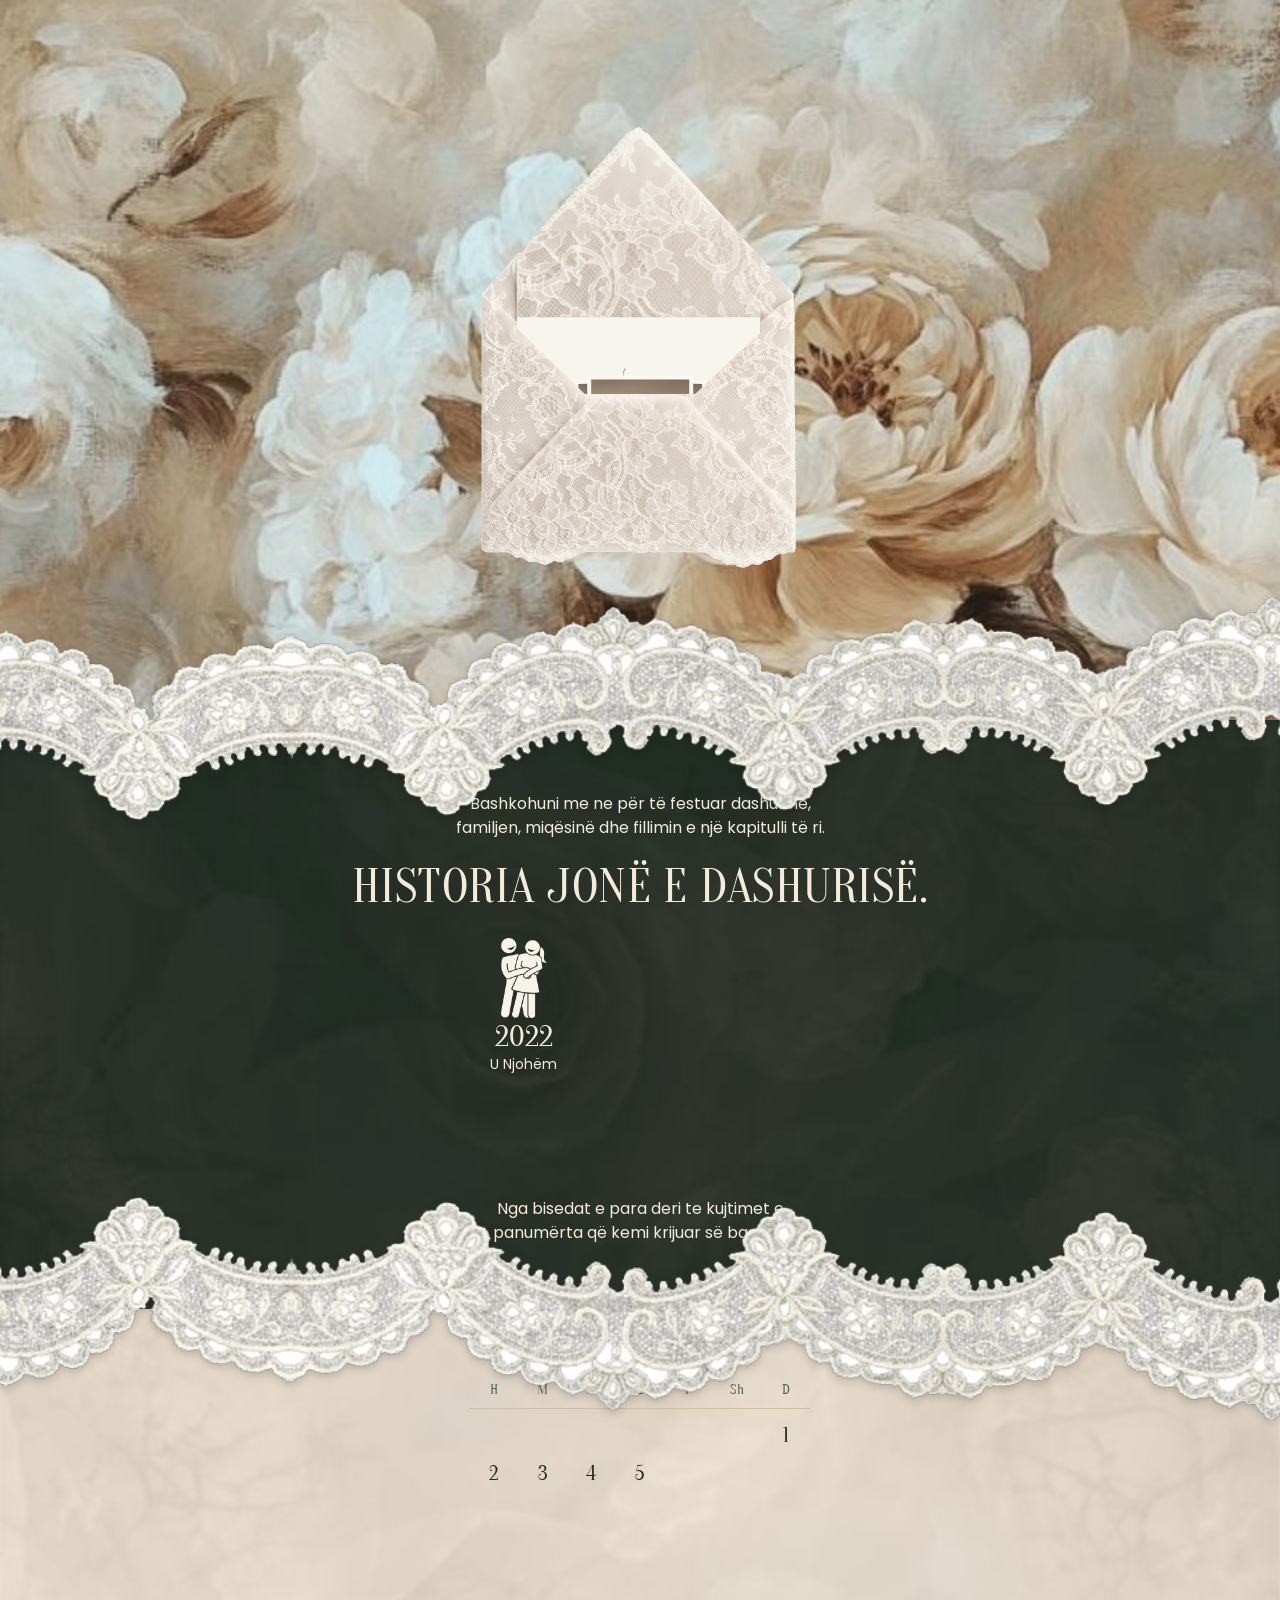
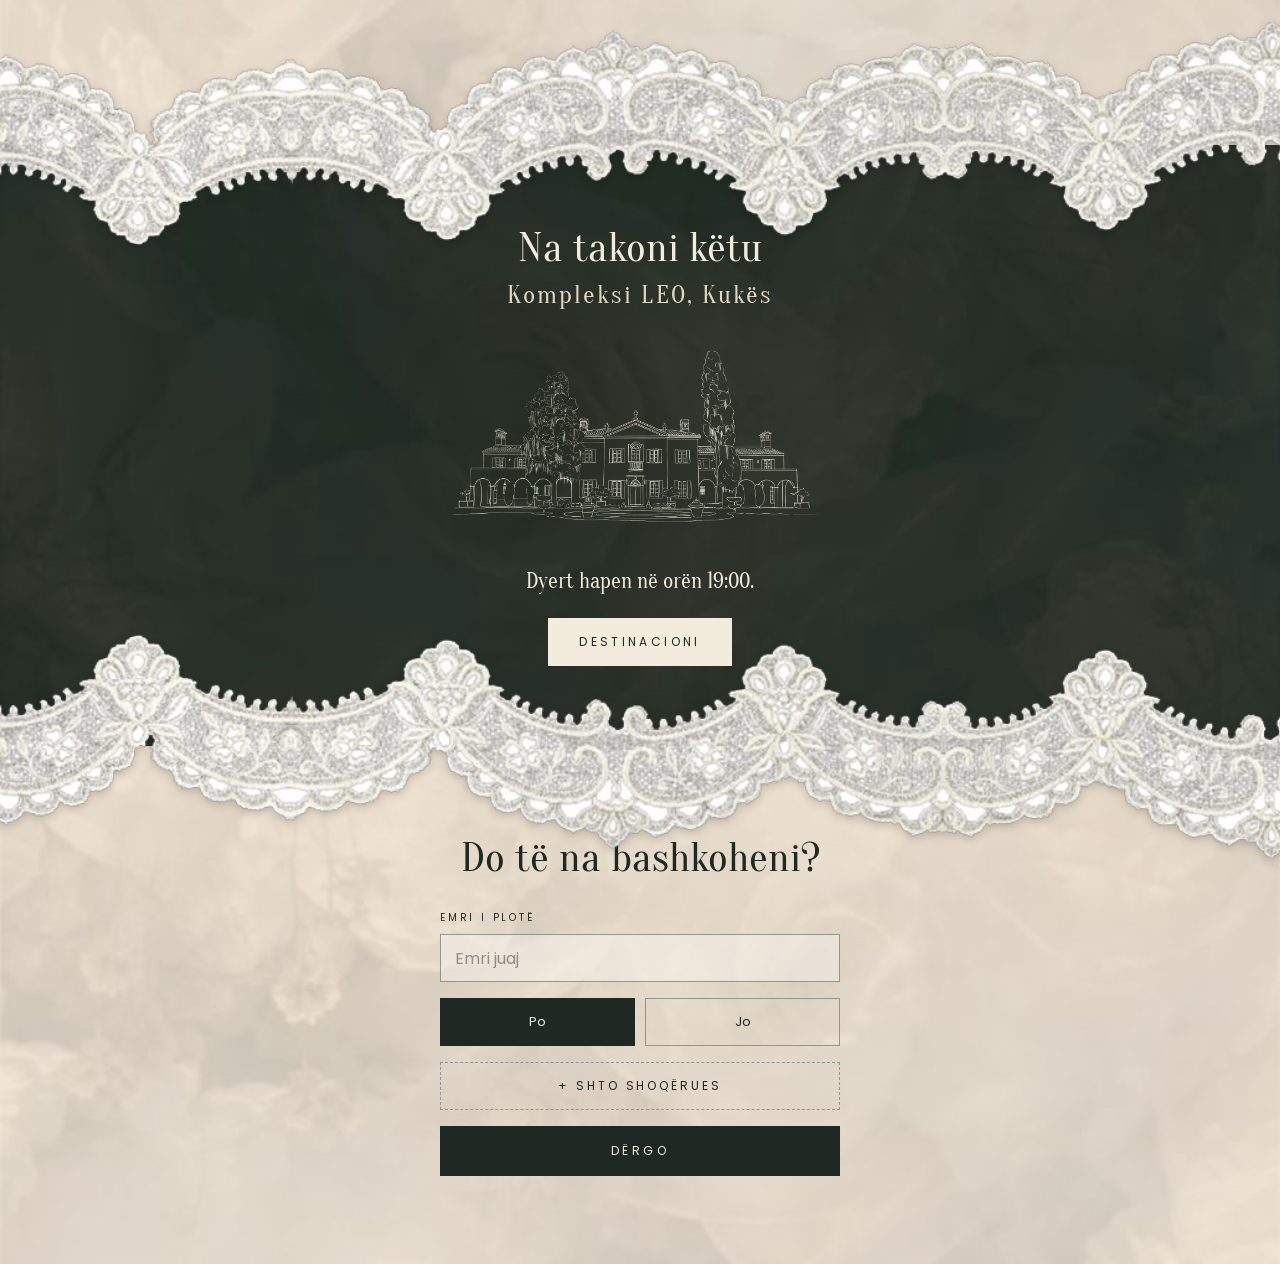
<file: index.html>
<!DOCTYPE html>
<html lang="sq">
<head>
<meta charset="utf-8">
<meta name="viewport" content="width=device-width, initial-scale=1, viewport-fit=cover">
<title>Ylldëza &amp; Klei · 14 nëntor 2026</title>
<meta name="description" content="Bashkohuni me ne për të festuar dashurinë, familjen, miqësinë dhe fillimin e një kapitulli të ri. 14 nëntor 2026, Kompleksi LEO, Kukës.">
<meta name="theme-color" content="#E9DFD0">
<meta property="og:title" content="Ylldëza &amp; Klei · 14 nëntor 2026">
<meta property="og:description" content="Bashkohuni me ne për të festuar dashurinë, familjen, miqësinë dhe fillimin e një kapitulli të ri.">
<meta property="og:type" content="website">
<meta property="og:locale" content="sq_AL">
<link rel="icon" href="data:image/svg+xml,%3Csvg xmlns='http://www.w3.org/2000/svg' viewBox='0 0 100 92'%3E%3Cpath d='M50 86 C24 68 4 52 5 31 C6 14 22 5 36 9 C44 12 48 19 50 25 C52 19 56 12 64 9 C78 5 94 14 95 31 C96 52 76 68 50 86 Z' fill='%231d2922'/%3E%3C/svg%3E">

<link rel="preconnect" href="https://fonts.googleapis.com">
<link rel="preconnect" href="https://fonts.gstatic.com" crossorigin>
<link href="https://fonts.googleapis.com/css2?family=Poppins:ital,wght@0,300;0,400;0,500;1,300;1,400&family=Great+Vibes&family=Oranienbaum&display=swap" rel="stylesheet">

<link rel="preload" as="image" href="assets/hero-bg.jpg">
<link rel="preload" as="image" href="assets/env-back.png">
<link rel="preload" as="image" href="assets/env-flap.png">
<link rel="preload" as="image" href="assets/envelope-lace.png">

<link rel="stylesheet" href="styles.css">
</head>
<body>
<main>

  <!-- 01 Zarfi -->
  <section class="hero" aria-label="Ftesa">
    <div class="envelope" data-envelope role="button" tabindex="0" aria-label="Hap zarfin">
      <img class="env-back" src="assets/env-back.png" alt="">
      <img class="env-flap" src="assets/env-flap.png" alt="">
      <div class="letter">
        <div class="letter-names"><span class="write">Ylldëza &amp; Klei</span></div>
        <img class="cheers" src="assets/cheers.png" alt="">
      </div>
      <div class="photo photo-0"><img src="assets/photo-10.jpg" alt=""></div>
      <div class="photo photo-2"><img src="assets/photo-12.jpg" alt=""></div>
      <div class="photo photo-1"><img src="assets/photo-11.jpg" alt=""></div>
      <img class="env-lace" src="assets/envelope-lace.png" alt="">
    </div>
  </section>

  <!-- 02 Historia jonë e dashurisë -->
  <section class="story">
    <img class="lace lace-top" src="assets/lace-trim.png" alt="">
    <p class="reveal story-text story-intro" data-reveal>Bashkohuni me ne për të festuar dashurinë, familjen, miqësinë dhe fillimin e një kapitulli të ri.</p>
    <h2 class="reveal story-title" data-reveal data-delay="150">HISTORIA JONË E DASHURISË.</h2>

    <!-- Connecting lines are built in script.js from the year positions -->
    <div class="timeline" data-timeline>
      <svg aria-hidden="true">
        <path class="tl-path" data-path/>
        <path class="tl-path" data-path/>
        <g class="tl-mover" data-mover>
          <path d="M0 5 C -8 -1, -9 -8, -4.5 -9 C -2 -9.6, 0 -7.2, 0 -5.8 C 0 -7.2, 2 -9.6, 4.5 -9 C 9 -8, 8 -1, 0 5 Z" fill="#D2483F"/>
        </g>
      </svg>
      <div class="tl-item" data-item style="left:19.44%;top:0%">
        <div class="tl-icon"><img src="assets/story-meet.png" alt="" loading="lazy"></div>
        <div class="tl-year" data-year>2022</div>
        <div class="tl-label">U Njohëm</div>
      </div>
      <div class="tl-item" data-item style="left:50%;top:36.67%">
        <div class="tl-icon"><img src="assets/story-engagement.png" alt="" loading="lazy"></div>
        <div class="tl-year" data-year>2024</div>
        <div class="tl-label">U Fejuam</div>
      </div>
      <div class="tl-item" data-item style="left:80.56%;top:16.67%">
        <div class="tl-icon"><img src="assets/story-marry.png" alt="" loading="lazy"></div>
        <div class="tl-year" data-year>2026</div>
        <div class="tl-label">Po Martohemi</div>
      </div>
    </div>

    <p class="reveal story-text story-outro" data-reveal>Nga bisedat e para deri te kujtimet e panumërta që kemi krijuar së bashku.</p>
    <img class="lace lace-bottom" src="assets/lace-trim.png" alt="">
  </section>

  <!-- 04 Ruajeni datën -->
  <section class="save" aria-label="Ruajeni datën">
    <div class="cal-wrap" data-reveal data-cal>
      <div class="cal-layer" data-cal-layer aria-hidden="true">
        <div class="cal-week" data-cal-week>
          <div>H</div><div>M</div><div>M</div><div>E</div><div>P</div><div>Sh</div><div>D</div>
        </div>
        <div class="cal-grid" data-cal-grid></div>
      </div>

      <div class="date-block">
        <div class="date-row">
          <div class="date-heart" data-date-heart>
            <svg viewBox="0 0 100 92" aria-hidden="true"><path d="M50 86 C24 68 4 52 5 31 C6 14 22 5 36 9 C44 12 48 19 50 25 C52 19 56 12 64 9 C78 5 94 14 95 31 C96 52 76 68 50 86 Z" fill="#1d2922" stroke="#1d2922" stroke-width="2.2" stroke-linejoin="round"/></svg>
            <span>14</span>
          </div>
          <div class="date-text" data-date-text>
            <div class="date-month">Nëntor,</div>
            <div class="date-year">2026</div>
          </div>
        </div>
        <div class="smoke" data-smoke aria-label="Festa fillon për"></div>
        <div class="countdown">
          <div class="unit" data-unit><div class="unit-num" data-cd="days">00</div><div class="unit-label">Ditë</div></div>
          <div class="unit-colon" data-colon aria-hidden="true">:</div>
          <div class="unit" data-unit><div class="unit-num" data-cd="hours">00</div><div class="unit-label">Orë</div></div>
          <div class="unit-colon" data-colon aria-hidden="true">:</div>
          <div class="unit" data-unit><div class="unit-num" data-cd="minutes">00</div><div class="unit-label">Minuta</div></div>
          <div class="unit-colon" data-colon aria-hidden="true">:</div>
          <div class="unit" data-unit><div class="unit-num" data-cd="seconds">00</div><div class="unit-label">Sekonda</div></div>
        </div>
      </div>
    </div>
  </section>

  <!-- 05 Vendndodhja -->
  <section class="location">
    <img class="lace lace-top" src="assets/lace-trim.png" alt="">
    <div class="reveal loc-title" data-reveal>Na takoni këtu</div>
    <h2 class="reveal loc-venue" data-reveal data-delay="150">Kompleksi LEO, Kukës</h2>
    <img class="reveal loc-img" data-reveal data-delay="300" src="assets/restaurant-panna.png" alt="Kompleksi LEO" width="742" height="364" loading="lazy">
    <p class="reveal loc-doors" data-reveal data-delay="400">Dyert hapen në orën 19:00.</p>
    <a class="reveal btn-directions" data-reveal data-delay="500" href="https://www.google.com/maps/dir/?api=1&amp;destination=42.068473,20.440354" target="_blank" rel="noopener">DESTINACIONI</a>
  </section>

  <!-- 06 Konfirmimi -->
  <section class="rsvp">
    <img class="lace lace-top-flip" src="assets/lace-trim.png" alt="">
    <div class="rsvp-inner">
      <h2 class="reveal" data-reveal data-rsvp-title>Do të na bashkoheni?</h2>
      <form class="rsvp-form" data-rsvp-form>
        <label class="field">EMRI I PLOTË
          <input class="input" name="name" required placeholder="Emri juaj" autocomplete="name">
        </label>
        <div class="choice" role="group" aria-label="A do të merrni pjesë?">
          <button type="button" class="opt is-on" data-attending="yes" aria-pressed="true">Po</button>
          <button type="button" class="opt" data-attending="no" aria-pressed="false">Jo</button>
        </div>
        <button type="button" class="btn-add" data-add-guest>+ SHTO SHOQËRUES</button>
        <label class="field" data-guest-field hidden>EMRI I SHOQËRUESIT
          <span class="guest-row">
            <input class="input" name="guest" placeholder="Emri i plotë i shoqëruesit" autocomplete="off">
            <button type="button" class="btn-remove" data-remove-guest aria-label="Hiq shoqëruesin">×</button>
          </span>
        </label>
        <button type="submit" class="btn-send">DËRGO</button>
        <p class="send-error" data-send-error hidden>Përgjigja nuk u dërgua. Kontrolloni internetin dhe provoni përsëri.</p>
      </form>
      <p class="thanks" data-thanks hidden></p>
    </div>
  </section>

</main>
<script src="config.js"></script>
<script src="script.js"></script>
</body>
</html>
</file>
<file: styles.css>
/* Ylldëza & Klei — wedding landing page (mobile-first) */

:root {
  --evergreen: #1d2922;
  --evergreen-dark: #121A15;
  --panna: #F3ECDD;
  --panna-soft: #E3D6BE;
  --panna-pressed: #D6C7AB;
  --muted: #4F6358;
  --line: #f7f3ea;
  --border: #8A9A8F;
  --cal-rule: #CDBFA5;
  --paper: #F8F5EE;
  --polaroid: #FBF8F1;
}

html, body { margin: 0; padding: 0; background: var(--panna); -webkit-font-smoothing: antialiased; }
html { -webkit-text-size-adjust: 100%; text-size-adjust: 100%; }
body { -webkit-tap-highlight-color: transparent; overflow-x: hidden; }
*, *::before, *::after { box-sizing: border-box; }
[hidden] { display: none !important; }
a { color: var(--evergreen); }
@media (hover: hover) { a:hover { color: #2F5242; } }
img { -webkit-user-drag: none; user-select: none; }

main {
  background: var(--panna) url(assets/bg-panna.jpg) center top / 100% auto repeat-y;
  color: var(--evergreen);
  font-family: 'Poppins', sans-serif;
  font-style: italic;
  overflow: hidden;
  min-height: 100vh;
}

/* ---------- Scroll reveal ---------- */
.reveal { opacity: 0; transform: translateY(14px); transition: opacity 1s ease, transform 1s ease; }
.reveal.is-in, .cal-wrap.is-in { opacity: 1; transform: none; }

/* ---------- Lace edges ---------- */
.lace { position: absolute; left: -2%; width: 104%; display: block; z-index: 4; pointer-events: none; }
.lace-top { top: 0; transform: translateY(-55%); filter: drop-shadow(0 3px 4px rgba(0,0,0,.18)); }
.lace-bottom { bottom: 0; transform: translateY(50%) scaleY(-1); filter: drop-shadow(0 -3px 4px rgba(0,0,0,.18)); }
.lace-top-flip { top: 0; transform: translateY(-50%) scaleY(-1); filter: drop-shadow(0 -3px 4px rgba(0,0,0,.18)); }

/* ---------- 01 Envelope ---------- */
.hero {
  position: relative;
  background: #E9DFD0 url(assets/hero-bg.jpg) center / cover no-repeat;
  min-height: min(84vh, 720px);
  min-height: min(84svh, 720px);
  padding: 64px 24px 92px;
  display: flex; flex-direction: column; align-items: center; justify-content: center;
  text-align: center;
  z-index: 3;
}
.envelope {
  position: relative;
  width: min(80vw, 330px);
  aspect-ratio: 600 / 815;
  cursor: pointer;
  z-index: 2;
  perspective: 1200px;
  outline: none;
  opacity: 0;
  transition: opacity .6s ease;
}
.envelope.is-ready { opacity: 1; }
.envelope:focus-visible { outline: 1px dashed rgba(29,41,34,.4); outline-offset: 8px; }
.env-back, .env-lace { position: absolute; inset: 0; width: 100%; height: 100%; display: block; }
.env-lace {
  pointer-events: none;
  clip-path: polygon(0% 43.6%, 9.2% 43.6%, 33.3% 60.7%, 66.7% 60.7%, 96.7% 39.9%, 100% 39.9%, 100% 100%, 0% 100%);
}
.env-flap {
  position: absolute; left: 0; top: 0;
  width: 100%; height: 38.65%;
  display: block;
  transform-origin: 50% 100%;
  transform: rotateX(180deg);
  transition: transform 1.1s cubic-bezier(.45,0,.25,1);
  z-index: 6;
  pointer-events: none;
}
.envelope.s1 .env-flap { transform: rotateX(0deg); }
.envelope.s2 .env-flap { z-index: 0; }

.letter {
  position: absolute; left: 12.8%; top: 24.4%;
  width: 73.7%; height: 37%;
  background: var(--paper);
  box-shadow: 0 2px 10px rgba(29,41,34,.12);
  transform: translateY(52%);
  transition: transform 1.4s cubic-bezier(.22,1,.36,1);
}
.envelope.s3 .letter { transform: translateY(0); }
.letter-names {
  position: absolute; left: 0; right: 0; top: 6%;
  text-align: center;
  font-family: 'Great Vibes', cursive; font-style: normal;
  font-size: min(8.4vw, 34px); line-height: 1.1;
  color: var(--evergreen);
  white-space: nowrap;
}
/* handwriting "write-on": a soft-edged mask sweeps left → right */
.write {
  display: inline-block;
  padding: .35em 10px .3em;
  margin: -.35em 0 -.3em;
  line-height: 1.3;
  -webkit-mask-image: linear-gradient(90deg, #000 46%, transparent 54%);
          mask-image: linear-gradient(90deg, #000 46%, transparent 54%);
  -webkit-mask-size: 230% 100%;
          mask-size: 230% 100%;
  -webkit-mask-repeat: no-repeat;
          mask-repeat: no-repeat;
  -webkit-mask-position: 100% 0;
          mask-position: 100% 0;
  transition: mask-position 2.4s cubic-bezier(.45,.05,.55,.95) .9s, -webkit-mask-position 2.4s cubic-bezier(.45,.05,.55,.95) .9s;
}
.envelope.s3 .write { -webkit-mask-position: 0% 0; mask-position: 0% 0; }
.cheers { position: absolute; left: 50%; top: 30%; width: 36%; transform: translateX(-50%); pointer-events: none; display: block; }

.photo {
  position: absolute; left: 50%; top: 63%;
  width: 32%;
  aspect-ratio: 4 / 5.4;
  padding: 4px 4px 14px;
  background: var(--polaroid);
  box-shadow: 0 0 0 rgba(29,41,34,0);
  transition: transform 1.8s cubic-bezier(.22,1,.36,1), box-shadow .8s ease;
}
.photo img { width: 100%; height: 100%; object-fit: cover; display: block; }
.photo-0 { transform: translate(-60%,-18%) rotate(-2deg); transition-delay: 0s, 0s; }
.photo-1 { transform: translate(-50%,-20%); transition-delay: .5s, 0s; }
.photo-2 { transform: translate(-40%,-18%) rotate(2deg); transition-delay: .25s, 0s; }
.envelope.opened .photo { box-shadow: 0 8px 20px rgba(29,41,34,.22); }
.envelope.opened .photo-0 { transform: translate(-119%,-96%) rotate(-9deg); }
.envelope.opened .photo-1 { transform: translate(-50%,-116%) rotate(1.5deg); }
.envelope.opened .photo-2 { transform: translate(19%,-96%) rotate(8deg); }

/* ---------- 02 Our Love Story ---------- */
.story {
  position: relative;
  font-style: normal;
  background: var(--evergreen) url(assets/bg-green.jpg) center top / 100% auto repeat-y;
  color: var(--panna);
  padding: 72px 20px 64px;
  display: flex; flex-direction: column; align-items: center;
  text-align: center;
}
.story-text { font-family: 'Poppins', sans-serif; font-size: min(3.8vw, 16px); line-height: 1.5; text-wrap: balance; }
.story-intro { margin: 0; max-width: 420px; }
.story-outro { margin: 26px 0 0; max-width: 380px; }
.story-title {
  margin: 22px 0 0;
  font-family: 'Oranienbaum', serif; font-weight: 400;
  font-size: min(11vw, 48px); line-height: 1.05; letter-spacing: .01em;
  text-wrap: balance;
}
/* Three steps in a wave: item tops are set inline in index.html as % of this box */
.timeline { position: relative; margin-top: 26px; width: min(92vw, 380px); aspect-ratio: 360 / 220; }
.timeline svg { position: absolute; inset: 0; width: 100%; height: 100%; overflow: visible; pointer-events: none; }
.tl-path { fill: none; stroke: var(--line); stroke-width: 2.6; stroke-linecap: round; stroke-dasharray: 1000; stroke-dashoffset: 1000; }
.tl-mover { opacity: 0; transition: opacity .35s ease; }
.tl-item {
  position: absolute; width: 30%;
  display: flex; flex-direction: column; align-items: center; text-align: center;
  opacity: 0; transform: translate(-50%, 12px);
  transition: opacity .9s ease, transform .9s ease;
}
.tl-item.is-in { opacity: 1; transform: translate(-50%, 0); }
.tl-icon { width: 100%; height: min(20vw, 80px); display: flex; align-items: flex-end; justify-content: center; }
.tl-icon img { max-width: 90%; max-height: 100%; display: block; }
.tl-year { margin-top: 4px; font-family: 'Oranienbaum', serif; font-size: min(7.4vw, 30px); line-height: 1; }
.tl-label { margin-top: 4px; font-family: 'Poppins', sans-serif; font-size: min(3.6vw, 14px); line-height: 1.2; white-space: nowrap; }

/* ---------- 04 Save the Date ---------- */
.save {
  max-width: 520px; margin: 0 auto;
  padding: 72px 20px 64px;
  display: flex; flex-direction: column; align-items: center;
  text-align: center; font-style: normal; color: var(--evergreen);
}
.cal-wrap {
  position: relative;
  width: min(88vw, 340px);
  min-height: 300px;
  display: flex; flex-direction: column; justify-content: center;
  opacity: 0;
  transition: opacity .8s ease;
}
.cal-layer { position: absolute; left: 0; right: 0; top: 0; pointer-events: none; }
.cal-week {
  display: grid; grid-template-columns: repeat(7, 1fr);
  font-family: 'Oranienbaum', serif; font-style: normal; font-size: 14px;
  color: var(--muted);
  padding-bottom: 10px;
  border-bottom: 1px solid var(--cal-rule);
  transition: opacity .8s ease, border-color .8s ease;
}
.cal-grid { display: grid; grid-template-columns: repeat(7, 1fr); row-gap: 4px; padding-top: 10px; }
.cal-cell {
  position: relative; height: 34px;
  display: flex; align-items: center; justify-content: center;
  font-family: 'Oranienbaum', serif; font-size: 20px; font-style: normal;
  color: var(--evergreen);
}
.cal-day {
  display: inline-block; position: relative; z-index: 1;
  font-weight: 400;
  opacity: 0; transform: translateY(6px);
  color: var(--evergreen);
}
/* Same 100×92 proportions and 14 placement as .date-heart, so the hand-over is invisible */
.cal-heart {
  position: absolute; left: 50%; top: 50%;
  width: 66px; height: 60.72px;
  transform: translate(-50%, -49.8%);
  overflow: visible; pointer-events: none;
}
.cal-heart path {
  fill: rgba(29,41,34,0);
  stroke: var(--evergreen); stroke-width: 2.2; stroke-linecap: round; stroke-linejoin: round;
  transition: stroke-dashoffset 1.8s cubic-bezier(.6,.1,.3,1), fill .9s ease 1.7s;
}

.date-block { display: flex; flex-direction: column; align-items: center; }
.date-row { display: flex; align-items: center; justify-content: center; gap: 14px; }
.date-heart {
  position: relative; width: 104px; height: 96px; flex: none;
  display: flex; align-items: center; justify-content: center;
  opacity: 0;
}
.date-heart svg { position: absolute; inset: 0; width: 100%; height: 100%; overflow: visible; }
.date-heart span {
  position: relative; margin-top: 4px;
  font-family: 'Oranienbaum', serif; font-weight: 400; font-size: 46px; line-height: 1;
  color: var(--panna);
}
.date-text {
  text-align: left;
  opacity: 0; transform: translateX(-28px);
  transition: opacity 1s ease 1.1s, transform 1.1s cubic-bezier(.22,1,.36,1) 1.1s;
}
.date-text.is-in { opacity: 1; transform: none; }
.date-month { font-family: 'Oranienbaum', serif; font-size: min(9vw, 40px); line-height: 1; white-space: nowrap; }
.date-year { margin-top: 4px; font-family: 'Oranienbaum', serif; font-size: min(7vw, 30px); line-height: 1; letter-spacing: .12em; }

/* "Save the Date" — each letter drifts in out of a blur, like smoke settling */
.smoke {
  margin-top: 18px;
  display: flex; justify-content: center;
  font-family: 'Great Vibes', cursive;
  font-size: min(11vw, 46px); line-height: 1.3;
  white-space: nowrap;
}
.smoke span {
  display: inline-block;
  opacity: 0;
  filter: blur(12px);
  transform: translate(var(--dx), -14px) scale(1.5);
  transition:
    opacity 1.4s ease calc(var(--i) * .07s),
    filter 1.6s ease calc(var(--i) * .07s),
    transform 1.6s cubic-bezier(.22,1,.36,1) calc(var(--i) * .07s);
}
.smoke.is-in span { opacity: 1; filter: blur(0); transform: none; }

.countdown {
  margin-top: 18px; width: 100%;
  display: grid;
  grid-template-columns: minmax(0, 1fr) auto minmax(0, 1fr) auto minmax(0, 1fr) auto minmax(0, 1fr);
  align-items: start;
  column-gap: 2px;
}
.unit, .unit-colon {
  opacity: 0; transform: translateY(16px);
  transition: opacity .8s ease, transform .9s cubic-bezier(.22,1,.36,1);
}
.unit { display: flex; flex-direction: column; align-items: center; }
.unit.is-in, .unit-colon.is-in { opacity: 1; transform: none; }
.unit-colon {
  font-family: 'Oranienbaum', serif; font-weight: 400;
  font-size: min(11vw, 50px); line-height: 1;
}
/* the colon's dots centre on x-height; lift them to the middle of the taller digits */
.unit-colon.is-in { transform: translateY(-.09em); }
.unit-num {
  font-family: 'Oranienbaum', serif; font-style: normal; font-weight: 400;
  font-size: min(11vw, 50px); line-height: 1;
  font-variant-numeric: tabular-nums;
}
.unit-label {
  margin-top: 2px;
  font-family: 'Great Vibes', cursive; font-style: normal;
  font-size: min(6vw, 24px); color: var(--muted);
}

/* ---------- 05 Location ---------- */
.location {
  position: relative;
  background: var(--evergreen) url(assets/bg-green.jpg) center top / 100% auto repeat-y;
  color: var(--panna);
  font-style: normal;
  padding: 80px 24px;
  display: flex; flex-direction: column; align-items: center;
  text-align: center;
}
.loc-title { font-family: 'Oranienbaum', serif; font-style: normal; font-size: min(10vw, 42px); font-weight: 400; line-height: 1.1; }
.loc-venue {
  margin: 10px 0 0;
  font-family: 'Oranienbaum', serif; font-weight: 400; font-style: normal;
  font-size: min(6vw, 26px); letter-spacing: .08em; line-height: 1.1;
  color: var(--panna-soft);
  white-space: nowrap;
}
.loc-img {
  margin-top: 22px; width: min(92vw, 440px); height: auto; display: block;
  position: relative; z-index: 1;
  transition: opacity 1.4s ease, transform 1.4s ease;
}
.loc-doors { margin: 20px 0 0; font-family: 'Oranienbaum', serif; font-size: min(5.4vw, 22px); line-height: 1.3; }
.btn-directions {
  margin-top: 22px;
  display: inline-flex; align-items: center; justify-content: center;
  min-height: 48px; padding: 0 30px;
  border: 1px solid var(--panna);
  background: var(--panna); color: var(--evergreen);
  text-decoration: none; white-space: nowrap;
  font-family: 'Poppins', sans-serif; font-style: normal; font-size: 12px; letter-spacing: .28em;
  transition: opacity 1s ease, transform 1s ease, background .3s, color .3s;
}
@media (hover: hover) {
  .btn-directions:hover { background: var(--panna-soft); border-color: var(--panna-soft); color: var(--evergreen); }
}
.btn-directions:active { background: var(--panna-pressed); border-color: var(--panna-pressed); color: var(--evergreen); }

/* ---------- 06 RSVP ---------- */
.rsvp { position: relative; color: var(--evergreen); font-style: normal; padding: 88px 24px; }
.rsvp-inner {
  position: relative; z-index: 1;
  max-width: 400px; margin: 0 auto;
  display: flex; flex-direction: column; align-items: center; text-align: center;
}
.rsvp h2 { margin: 0; font-family: 'Oranienbaum', serif; font-style: normal; font-size: min(10vw, 42px); font-weight: 400; line-height: 1.15; text-wrap: balance; }
.rsvp-form { margin-top: 28px; width: 100%; display: flex; flex-direction: column; gap: 16px; text-align: left; }
.field { display: flex; flex-direction: column; gap: 8px; font-size: 10px; letter-spacing: .28em; }
.guest-row { display: flex; gap: 8px; }
.guest-row .input { flex: 1; min-width: 0; }

.input, .opt, .btn-add, .btn-remove, .btn-send {
  -webkit-appearance: none; appearance: none;
  border-radius: 0;
  margin: 0;
  font-family: 'Poppins', sans-serif;
}
.input {
  min-height: 48px; padding: 0 14px;
  background: rgba(255,255,255,.35);
  border: 1px solid var(--border);
  color: var(--evergreen);
  font-size: 16px; /* 16px keeps iOS Safari from zooming in on focus */
  letter-spacing: 0;
  outline: none;
  transition: border-color .3s;
}
.input:focus { border-color: var(--evergreen); }
.input::placeholder { color: rgba(29,41,34,.45); }

.choice { display: grid; grid-template-columns: 1fr 1fr; gap: 10px; }
.opt {
  min-height: 48px; padding: 0 8px;
  border: 1px solid var(--border);
  background: transparent; color: var(--evergreen);
  font-size: 13px; cursor: pointer;
}
.opt.is-on { border-color: var(--evergreen); background: var(--evergreen); color: var(--panna); }

.btn-add {
  min-height: 48px;
  background: transparent;
  border: 1px dashed var(--border);
  color: var(--evergreen);
  font-size: 12px; letter-spacing: .24em; cursor: pointer;
}
.btn-remove {
  width: 48px; min-height: 48px; flex: none;
  background: transparent; border: 1px solid var(--border);
  color: var(--evergreen); font-size: 20px; cursor: pointer;
}
.btn-send {
  min-height: 50px;
  background: var(--evergreen); color: var(--panna);
  border: none;
  font-size: 12px; letter-spacing: .3em; cursor: pointer;
  transition: background .3s;
}
@media (hover: hover) {
  .btn-add:hover { border-color: var(--evergreen); }
  .btn-send:hover { background: var(--evergreen-dark); }
}
.btn-send:active { background: var(--evergreen-dark); }
.btn-send:disabled { opacity: .6; cursor: default; }
.send-error { margin: 0; font-size: 13px; line-height: 1.5; text-align: center; color: #9b2c2c; }

.thanks { margin: 24px 0 0; font-size: 15px; line-height: 1.7; max-width: 300px; }
</file>
